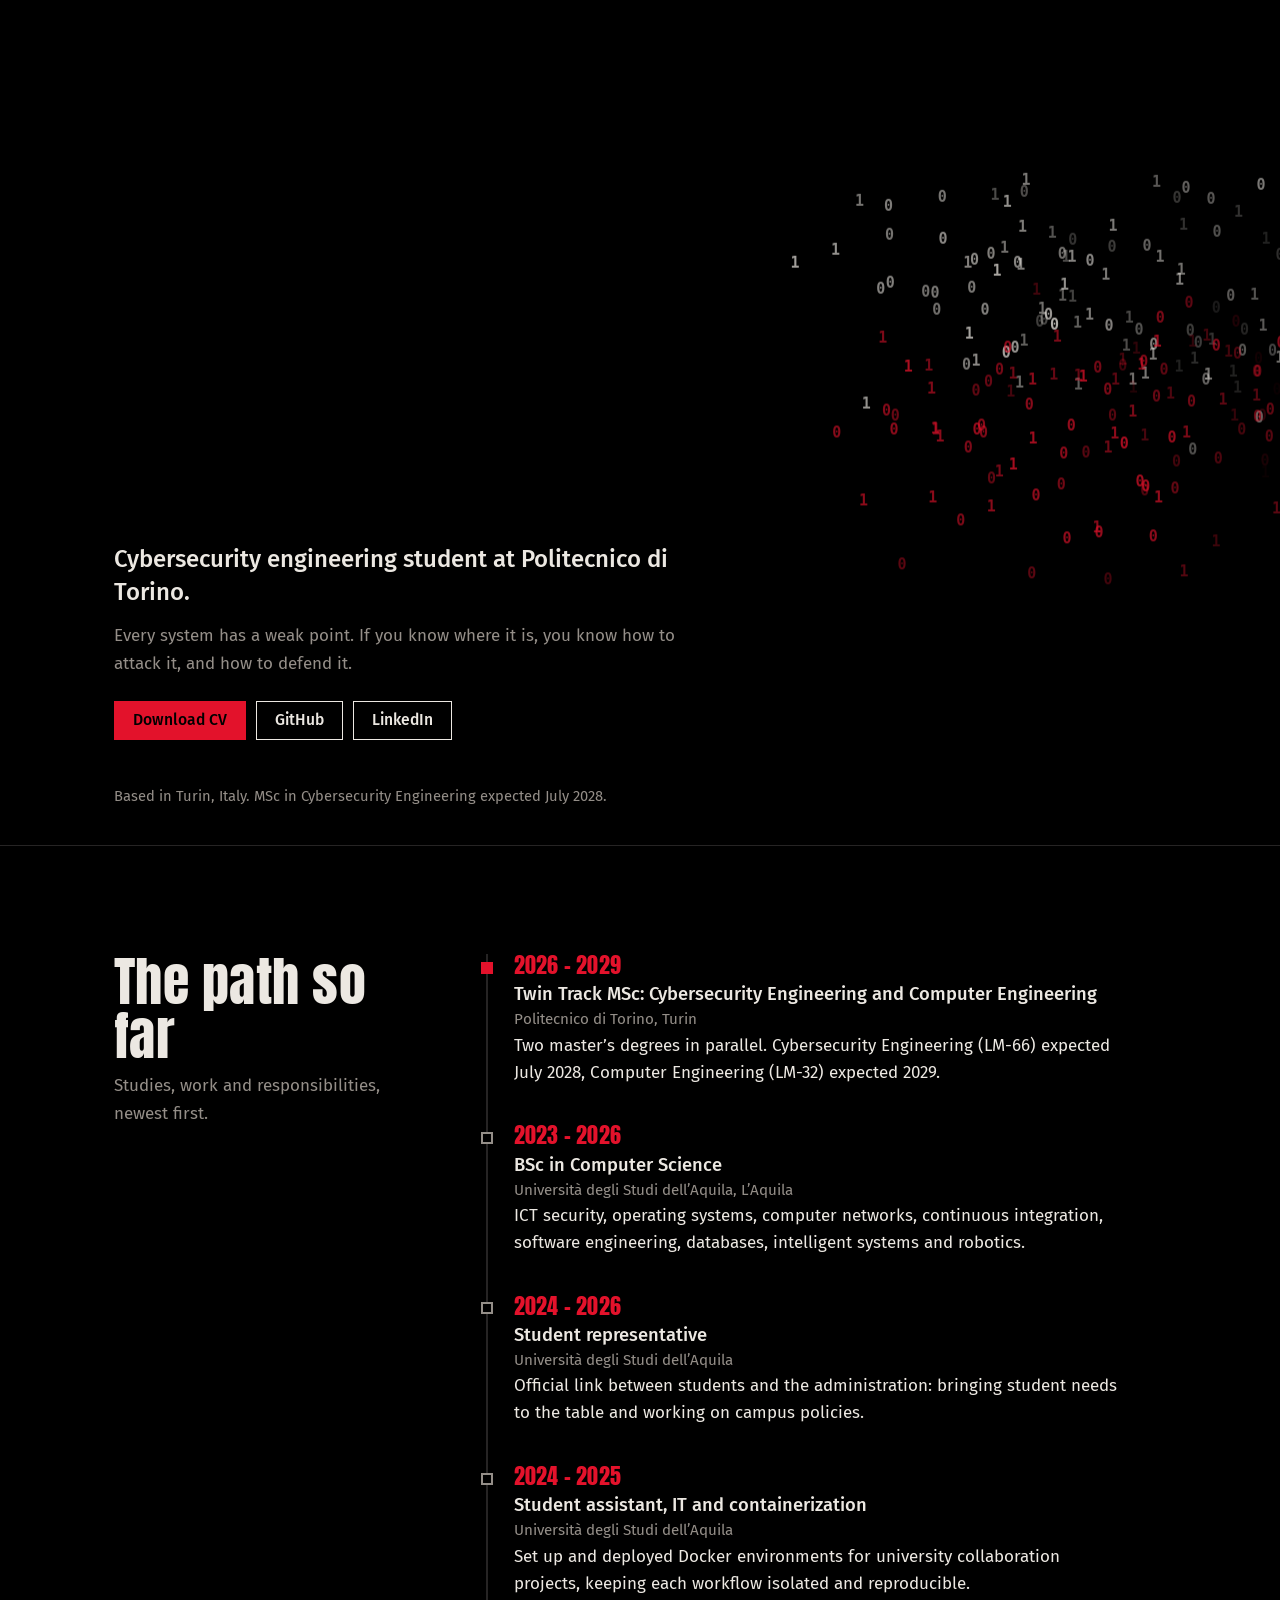
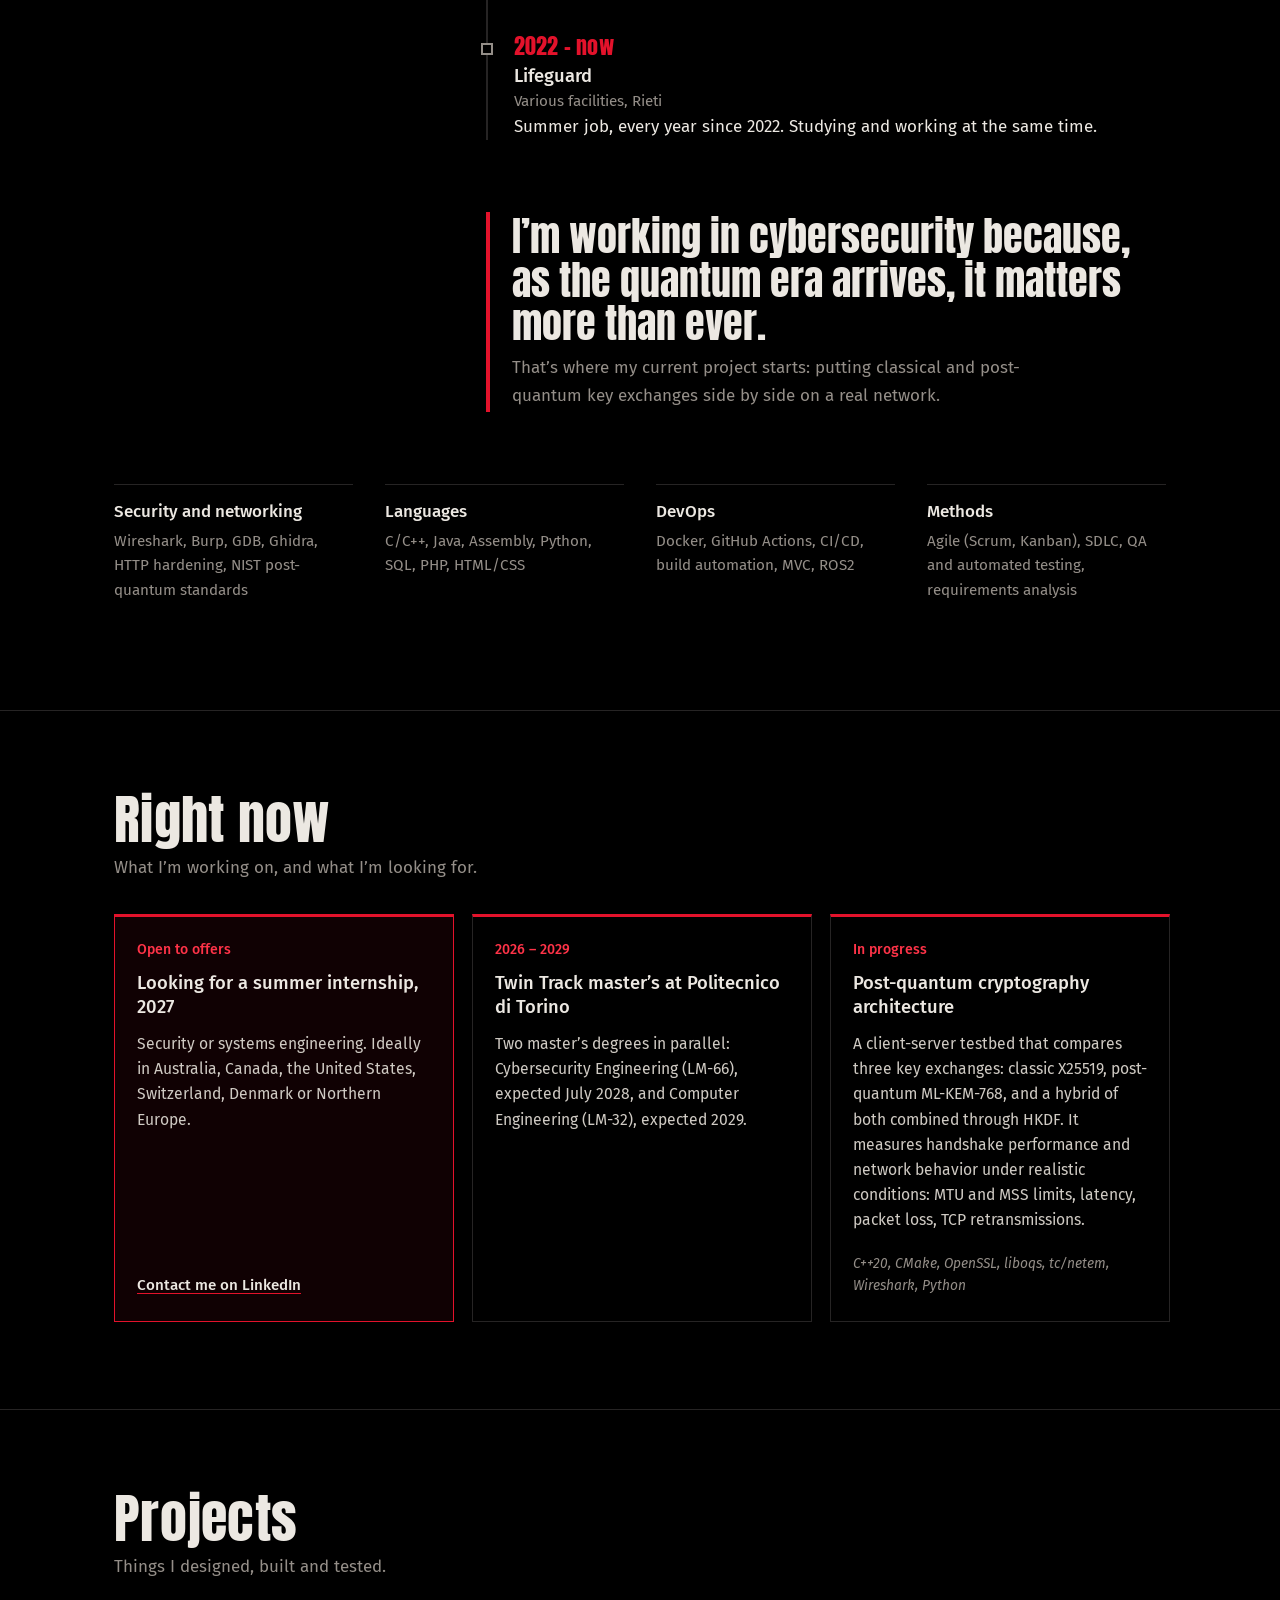
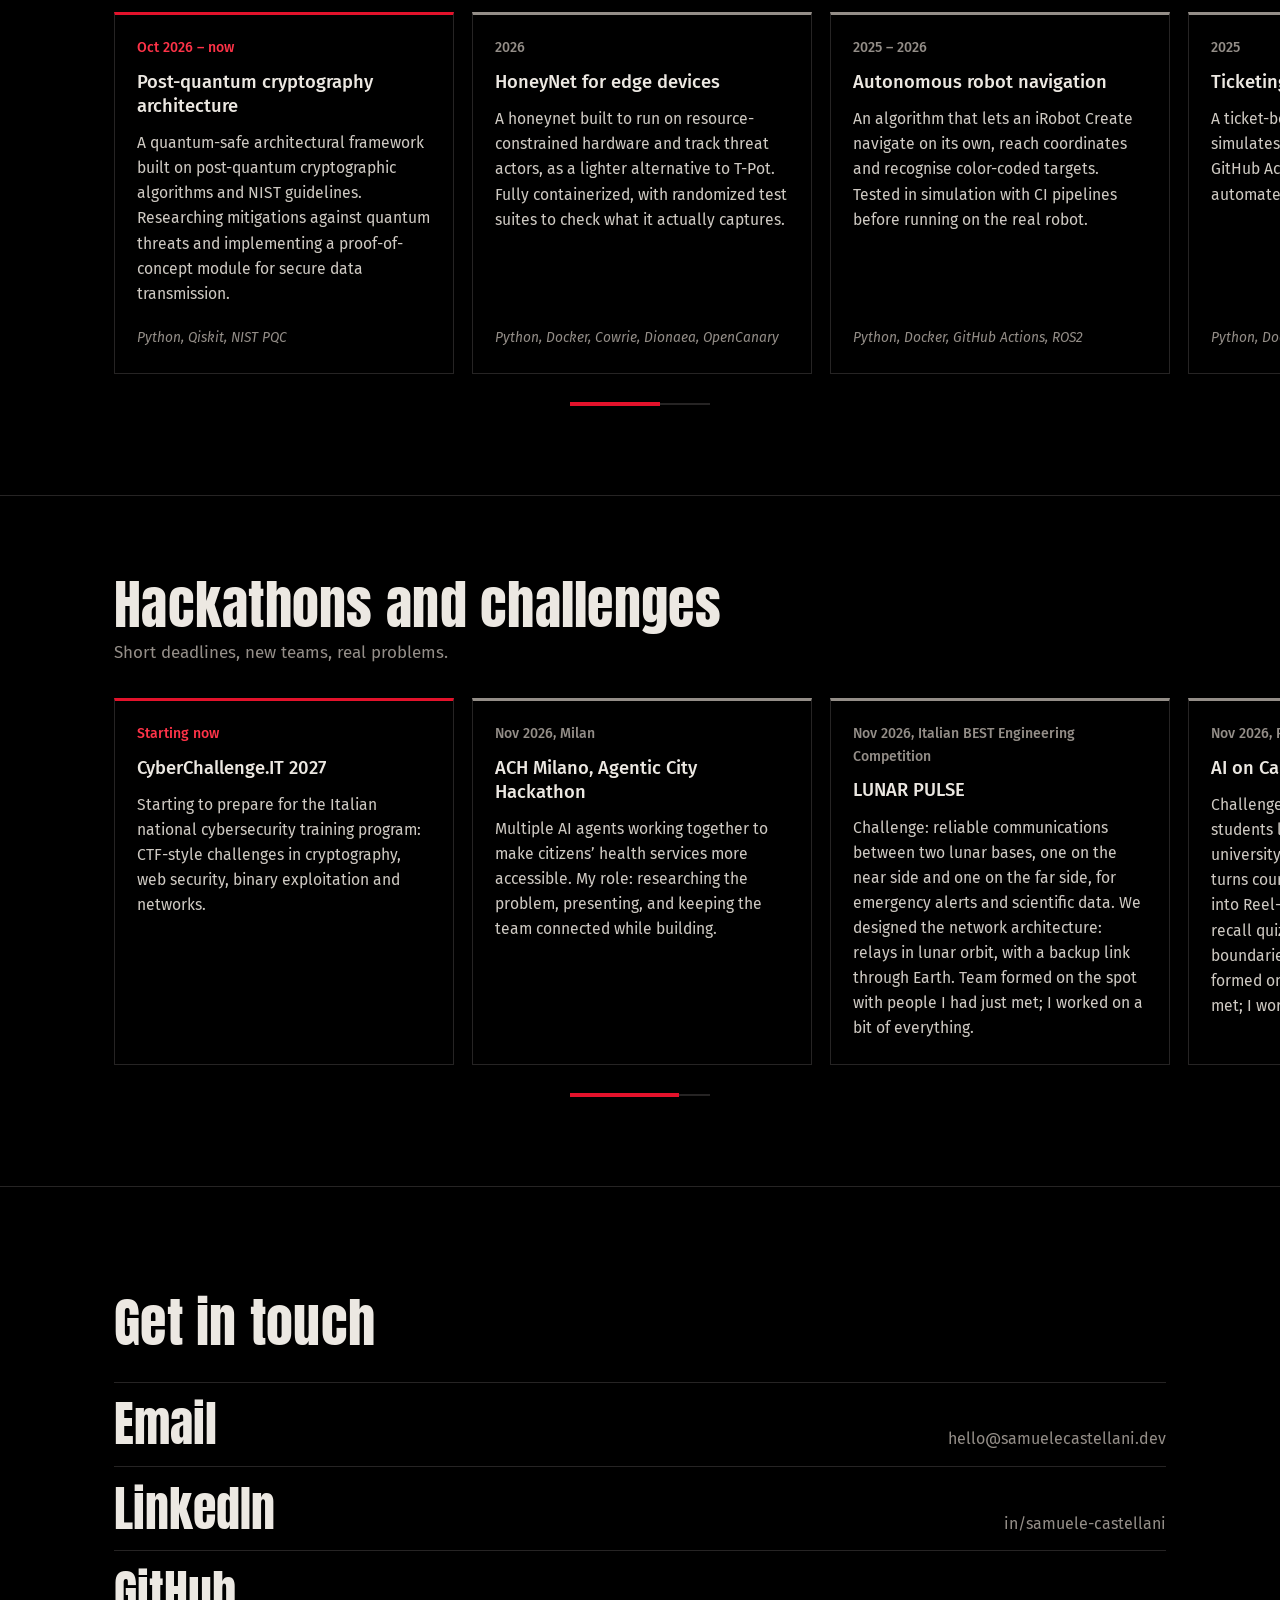
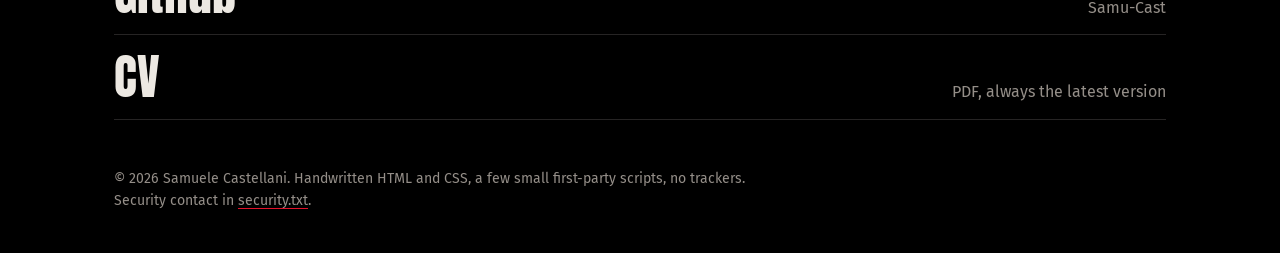
<file: index.html>
<!doctype html>
<html lang="en">
<head>
  <meta charset="utf-8">
  <meta name="viewport" content="width=device-width, initial-scale=1">
  <!-- GitHub Pages can't send custom headers, so the CSP lives here too.
       frame-ancestors is ignored in <meta>: it is set in _headers (Cloudflare Pages). -->
  <meta http-equiv="Content-Security-Policy" content="default-src 'none'; script-src 'self'; style-src 'self'; font-src 'self'; img-src 'self'; base-uri 'none'; form-action 'none'; require-trusted-types-for 'script'; trusted-types 'none'; upgrade-insecure-requests">
  <meta name="referrer" content="no-referrer">
  <title>Samuele Castellani — Cybersecurity Engineering</title>
  <meta name="description" content="Samuele Castellani, cybersecurity engineering student at Politecnico di Torino. Honeypots, CI/CD, embedded C.">
  <link rel="canonical" href="https://samuelecastellani.dev/">
  <meta name="color-scheme" content="dark">
  <meta name="theme-color" content="#000000">
  <link rel="icon" href="assets/favicon.svg" type="image/svg+xml">
  <link rel="preload" href="assets/fonts/Anton-Regular.woff" as="font" type="font/woff" crossorigin>
  <link rel="stylesheet" href="assets/style.css">
  <script src="assets/hero.js" defer></script>
  <script src="assets/rails.js" defer></script>
  <script src="assets/contact.js" defer></script>
</head>
<body>
  <a class="skip" href="#path">Skip to content</a>

  <header class="hero">
    <div class="wrap hero__inner">
      <h1 class="name">
        <span class="name__line">Samuele</span>
        <span class="name__line">Castellani</span>
      </h1>


      <div class="hero__text">
        <p class="lede">Cybersecurity engineering student at Politecnico di Torino.</p>
        <p>Every system has a weak point. If you know where it is, you know how to attack it, and how to defend it.</p>
        <ul class="hero__links">
          <li><a class="btn btn--solid" href="https://github.com/Samu-Cast/Resume/releases/download/latest/Samuele_Castellani_CV.pdf" rel="noopener noreferrer">Download CV</a></li>
          <li><a class="btn" href="https://github.com/Samu-Cast" rel="noopener noreferrer">GitHub</a></li>
          <li><a class="btn" href="https://www.linkedin.com/in/samuele-castellani/" rel="noopener noreferrer">LinkedIn</a></li>
        </ul>
      </div>

      <p class="hero__meta">Based in Turin, Italy. MSc in Cybersecurity Engineering expected July 2028.</p>
    </div>
  </header>

  <main>
    <!-- ============ THE PATH SO FAR ============ -->
    <section id="path" class="path" aria-labelledby="path-title">
      <div class="wrap path__grid">
        <div class="path__head">
          <h2 id="path-title">The path so far</h2>
          <p class="muted">Studies, work and responsibilities, newest first.</p>
        </div>

        <ol class="timeline">
          <li>
            <span class="timeline__when">2026 – 2029</span>
            <div>
              <h3>Twin Track MSc: Cybersecurity Engineering and Computer Engineering</h3>
              <p class="where">Politecnico di Torino, Turin</p>
              <p>Two master’s degrees in parallel. Cybersecurity Engineering (LM-66) expected July 2028, Computer Engineering (LM-32) expected 2029.</p>
            </div>
          </li>
          <li>
            <span class="timeline__when">2023 – 2026</span>
            <div>
              <h3>BSc in Computer Science</h3>
              <p class="where">Università degli Studi dell’Aquila, L’Aquila</p>
              <p>ICT security, operating systems, computer networks, continuous integration, software engineering, databases, intelligent systems and robotics.</p>
            </div>
          </li>
          <li>
            <span class="timeline__when">2024 – 2026</span>
            <div>
              <h3>Student representative</h3>
              <p class="where">Università degli Studi dell’Aquila</p>
              <p>Official link between students and the administration: bringing student needs to the table and working on campus policies.</p>
            </div>
          </li>
          <li>
            <span class="timeline__when">2024 – 2025</span>
            <div>
              <h3>Student assistant, IT and containerization</h3>
              <p class="where">Università degli Studi dell’Aquila</p>
              <p>Set up and deployed Docker environments for university collaboration projects, keeping each workflow isolated and reproducible.</p>
            </div>
          </li>
          <li>
            <span class="timeline__when">2022 – now</span>
            <div>
              <h3>Lifeguard</h3>
              <p class="where">Various facilities, Rieti</p>
              <p>Summer job, every year since 2022. Studying and working at the same time.</p>
            </div>
          </li>
        </ol>

        <blockquote class="quote">
          <p>I’m working in cybersecurity because, as the quantum era arrives, it matters more than ever.</p>
          <footer>That’s where my current project starts: putting classical and post-quantum key exchanges side by side on a real network.</footer>
        </blockquote>

        <dl class="skills">
          <div><dt>Security and networking</dt><dd>Wireshark, Burp, GDB, Ghidra, HTTP hardening, NIST post-quantum standards</dd></div>
          <div><dt>Languages</dt><dd>C/C++, Java, Assembly, Python, SQL, PHP, HTML/CSS</dd></div>
          <div><dt>DevOps</dt><dd>Docker, GitHub Actions, CI/CD, build automation, MVC, ROS2</dd></div>
          <div><dt>Methods</dt><dd>Agile (Scrum, Kanban), SDLC, QA and automated testing, requirements analysis</dd></div>
        </dl>
      </div>
    </section>

    <!-- ============ RIGHT NOW ============ -->
    <section class="row" aria-labelledby="now-title">
      <div class="wrap row__head">
        <h2 id="now-title">Right now</h2>
        <p class="muted">What I’m working on, and what I’m looking for.</p>
      </div>
      <ul class="rail" tabindex="0" aria-label="Current activities, scroll horizontally">
        <li class="card card--live card--call">
          <p class="card__status">Open to offers</p>
          <h3>Looking for a summer internship, 2027</h3>
          <p>Security or systems engineering. Ideally in Australia, Canada, the United States, Switzerland, Denmark or Northern Europe.</p>
          <a class="card__link" href="https://www.linkedin.com/in/samuele-castellani/" rel="noopener noreferrer">Contact me on LinkedIn</a>
        </li>
        <li class="card card--live">
          <p class="card__status">2026 – 2029</p>
          <h3>Twin Track master’s at Politecnico di Torino</h3>
          <p>Two master’s degrees in parallel: Cybersecurity Engineering (LM-66), expected July 2028, and Computer Engineering (LM-32), expected 2029.</p>
        </li>
        <li class="card card--live">
          <p class="card__status">In progress</p>
          <h3>Post-quantum cryptography architecture</h3>
          <p>A client-server testbed that compares three key exchanges: classic X25519, post-quantum ML-KEM-768, and a hybrid of both combined through HKDF. It measures handshake performance and network behavior under realistic conditions: MTU and MSS limits, latency, packet loss, TCP retransmissions.</p>
          <p class="tags">C++20, CMake, OpenSSL, liboqs, tc/netem, Wireshark, Python</p>
        </li>
      </ul>
    </section>

    <!-- ============ PROJECTS ============ -->
    <section class="row" aria-labelledby="projects-title">
      <div class="wrap row__head">
        <h2 id="projects-title">Projects</h2>
        <p class="muted">Things I designed, built and tested.</p>
      </div>
      <ul class="rail" tabindex="0" aria-label="Projects, scroll horizontally">
        <li class="card card--live">
          <p class="card__status">Oct 2026 – now</p>
          <h3>Post-quantum cryptography architecture</h3>
          <p>A quantum-safe architectural framework built on post-quantum cryptographic algorithms and NIST guidelines. Researching mitigations against quantum threats and implementing a proof-of-concept module for secure data transmission.</p>
          <p class="tags">Python, Qiskit, NIST PQC</p>
        </li>
        <li class="card">
          <p class="card__status">2026</p>
          <h3>HoneyNet for edge devices</h3>
          <p>A honeynet built to run on resource-constrained hardware and track threat actors, as a lighter alternative to T-Pot. Fully containerized, with randomized test suites to check what it actually captures.</p>
          <p class="tags">Python, Docker, Cowrie, Dionaea, OpenCanary</p>
          <!-- <a class="card__link" href="https://github.com/Samu-Cast/REPO" rel="noopener noreferrer">View on GitHub</a> -->
        </li>
        <li class="card">
          <p class="card__status">2025 – 2026</p>
          <h3>Autonomous robot navigation</h3>
          <p>An algorithm that lets an iRobot Create navigate on its own, reach coordinates and recognise color-coded targets. Tested in simulation with CI pipelines before running on the real robot.</p>
          <p class="tags">Python, Docker, GitHub Actions, ROS2</p>
        </li>
        <li class="card">
          <p class="card__status">2025</p>
          <h3>Ticketing dashboard and CI/CD</h3>
          <p>A ticket-booking dashboard that simulates a public service queue, with a GitHub Actions and Docker pipeline that automates the build.</p>
          <p class="tags">Python, Docker, GitHub Actions</p>
        </li>
        <li class="card">
          <p class="card__status">2024 – now</p>
          <h3>Embedded workflow automation</h3>
          <p>C firmware for ESP32 and Arduino Pro Micro boards that automates PC workflows directly at the hardware level.</p>
          <p class="tags">C, ESP32, Arduino Pro Micro</p>
        </li>
      </ul>
    </section>

    <!-- ============ HACKATHONS & CHALLENGES ============ -->
    <section class="row" aria-labelledby="hack-title">
      <div class="wrap row__head">
        <h2 id="hack-title">Hackathons and challenges</h2>
        <p class="muted">Short deadlines, new teams, real problems.</p>
      </div>
      <ul class="rail" tabindex="0" aria-label="Hackathons and challenges, scroll horizontally">
        <li class="card card--live">
          <p class="card__status">Starting now</p>
          <h3>CyberChallenge.IT 2027</h3>
          <p>Starting to prepare for the Italian national cybersecurity training program: CTF-style challenges in cryptography, web security, binary exploitation and networks.</p>
        </li>
        <li class="card">
          <p class="card__status">Nov 2026, Milan</p>
          <h3>ACH Milano, Agentic City Hackathon</h3>
          <p>Multiple AI agents working together to make citizens’ health services more accessible. My role: researching the problem, presenting, and keeping the team connected while building.</p>
        </li>
        <li class="card">
          <!-- TODO: add the result when it comes out -->
          <p class="card__status">Nov 2026, Italian BEST Engineering Competition</p>
          <h3>LUNAR PULSE</h3>
          <p>Challenge: reliable communications between two lunar bases, one on the near side and one on the far side, for emergency alerts and scientific data. We designed the network architecture: relays in lunar orbit, with a backup link through Earth. Team formed on the spot with people I had just met; I worked on a bit of everything.</p>
        </li>
        <li class="card">
          <p class="card__status">Nov 2026, Reply Student Tech Clash</p>
          <h3>AI on Campus: PoliReels AI</h3>
          <p>Challenge: use AI to improve how students learn, teach or get assessed at university. We built a prototype that turns course material, like lecture slides, into Reel-style micro-lessons with active-recall quizzes, keeping the AI within the boundaries of the source content. Team formed on the spot with people I had just met; I worked on a bit of everything.</p>
        </li>
      </ul>
    </section>
  </main>

  <footer class="contact" aria-labelledby="contact-title">
    <div class="wrap">
      <h2 id="contact-title">Get in touch</h2>
      <ul class="contact__list">
        <li><a class="js-mail" href="https://www.linkedin.com/in/samuele-castellani/" rel="noopener noreferrer" data-user="hello" data-host="samuelecastellani.dev"><span>Email</span><span class="contact__handle">hello [at] samuelecastellani [dot] dev</span></a></li>
        <li><a href="https://www.linkedin.com/in/samuele-castellani/" rel="noopener noreferrer"><span>LinkedIn</span><span class="contact__handle">in/samuele-castellani</span></a></li>
        <li><a href="https://github.com/Samu-Cast" rel="noopener noreferrer"><span>GitHub</span><span class="contact__handle">Samu-Cast</span></a></li>
        <li><a href="https://github.com/Samu-Cast/Resume/releases/download/latest/Samuele_Castellani_CV.pdf" rel="noopener noreferrer"><span>CV</span><span class="contact__handle">PDF, always the latest version</span></a></li>
      </ul>
      <p class="colophon">© 2026 Samuele Castellani. Handwritten HTML and CSS, a few small first-party scripts, no trackers. Security contact in <a href="/.well-known/security.txt">security.txt</a>.</p>
    </div>
  </footer>
</body>
</html>
</file>
<file: assets/style.css>
/* Samuele Castellani — personal site
   Palette: black, bone, ash, signal red. Fonts self-hosted (SIL OFL). */

@font-face {
  font-family: "Anton";
  src: url("fonts/Anton-Regular.woff") format("woff");
  font-weight: 400;
  font-display: swap;
}
@font-face {
  font-family: "Fira Sans";
  src: url("fonts/FiraSans-Regular.woff") format("woff");
  font-weight: 400;
  font-display: swap;
}
@font-face {
  font-family: "Fira Sans";
  src: url("fonts/FiraSans-Medium.woff") format("woff");
  font-weight: 500;
  font-display: swap;
}
@font-face {
  font-family: "Fira Sans";
  src: url("fonts/FiraSans-Italic.woff") format("woff");
  font-weight: 400;
  font-style: italic;
  font-display: swap;
}

:root {
  --black: #000000;
  --bone: #ece8e2;
  --ash: #948e88;
  --red: #e3122b;
  --red-bright: #ff3348;
  --line: #262424;

  --display: "Anton", "Impact", "Arial Narrow", sans-serif;
  --body: "Fira Sans", system-ui, -apple-system, "Segoe UI", sans-serif;

  --gutter: clamp(20px, 5vw, 64px);
  --max: 1180px;
}

*, *::before, *::after { box-sizing: border-box; }

html { -webkit-text-size-adjust: 100%; scroll-behavior: smooth; }

body {
  margin: 0;
  background: var(--black);
  color: var(--bone);
  font-family: var(--body);
  font-size: 1.0625rem;
  line-height: 1.6;
  text-rendering: optimizeLegibility;
}

h1, h2, h3, p, ol, ul, dl, dd, blockquote { margin: 0; }
ul, ol { padding: 0; list-style: none; }

a { color: inherit; text-decoration-color: var(--red); text-underline-offset: 0.2em; }
a:hover { color: var(--red-bright); }

:focus-visible { outline: 2px solid var(--red-bright); outline-offset: 3px; }

.wrap { width: 100%; max-width: var(--max); margin-inline: auto; padding-inline: var(--gutter); }
.muted { color: var(--ash); }

.skip {
  position: absolute; left: var(--gutter); top: -100px;
  background: var(--red); color: var(--black); padding: 0.5em 1em; font-weight: 500;
}
.skip:focus { top: 12px; }

h2 {
  font-family: var(--display);
  font-weight: 400;
  font-size: clamp(2.2rem, 5vw, 3.4rem);
  line-height: 1;
  letter-spacing: 0.005em;
}
h3 { font-size: 1.15rem; font-weight: 500; line-height: 1.3; }

/* ---------------- Hero ---------------- */

.hero {
  position: relative;
  overflow: hidden;
  min-height: 94svh;
  display: flex;
  align-items: stretch;
  border-bottom: 1px solid var(--line);
}
.hero__inner {
  display: grid;
  grid-template-rows: 1fr auto auto;
  gap: clamp(28px, 5vh, 56px);
  padding-block: clamp(40px, 9vh, 96px) clamp(24px, 4vh, 40px);
}

.name {
  align-self: end;
  font-family: var(--display);
  font-weight: 400;
  font-size: clamp(3.6rem, 18vw, 9.5rem);
  line-height: 0.9;
  letter-spacing: -0.005em;
  text-transform: none;
}

.hero__text { max-width: 36rem; display: grid; gap: 0.9rem; }
.lede { font-size: clamp(1.25rem, 2.2vw, 1.5rem); font-weight: 500; line-height: 1.35; }
.hero__text > p:not(.lede) { color: var(--ash); }

.hero__links { display: flex; flex-wrap: wrap; gap: 10px; margin-top: 0.6rem; }
.btn {
  display: inline-block;
  padding: 0.6em 1.15em;
  border: 1px solid var(--bone);
  text-decoration: none;
  font-weight: 500;
  font-size: 0.98rem;
  line-height: 1.2;
}
.btn:hover { border-color: var(--red-bright); color: var(--red-bright); }
.btn--solid { background: var(--red); border-color: var(--red); color: var(--black); }
.btn--solid:hover { background: var(--red-bright); border-color: var(--red-bright); color: var(--black); }

.hero__meta { color: var(--ash); font-size: 0.92rem; }

/* Bit cascade (assets/hero.js). Without JS the name simply fades in. */
.hero__inner { position: relative; z-index: 1; }
.bits { position: absolute; inset: 0; width: 100%; height: 100%; z-index: 0; pointer-events: none; }
.name__line { display: block; width: fit-content; }
.name__line + .name__line { color: var(--red); }
.name { opacity: 0; animation: name-in 0.5s ease 0.6s forwards; }
.name--pending { animation: none; opacity: 0; }
.name--formed { opacity: 1; transition: opacity 0.45s ease; }
@keyframes name-in { to { opacity: 1; } }

/* ---------------- Path ---------------- */

.path { padding-block: clamp(72px, 12vh, 140px); border-bottom: 1px solid var(--line); }
.path__grid {
  display: grid;
  grid-template-columns: minmax(0, 1fr);
  gap: 48px;
}
.path__head { display: grid; gap: 0.6rem; align-content: start; }

.timeline { display: grid; gap: 0; border-left: 2px solid var(--line); }
.timeline li {
  position: relative;
  display: grid;
  gap: 0.35rem;
  padding: 0 0 2.4rem 1.6rem;
}
.timeline li:last-child { padding-bottom: 0; }
.timeline li::before {
  content: "";
  position: absolute;
  left: -7px; top: 0.45em;
  width: 12px; height: 12px;
  background: var(--black);
  border: 2px solid var(--ash);
}
.timeline li:first-child::before { background: var(--red); border-color: var(--red); }
.timeline__when {
  font-family: var(--display);
  font-size: 1.35rem;
  line-height: 1.1;
  color: var(--red);
  letter-spacing: 0.01em;
}
.timeline p { max-width: 38rem; }
.where { color: var(--ash); font-size: 0.95rem; }

.quote {
  border-left: 4px solid var(--red);
  padding: 0.2rem 0 0.2rem 1.4rem;
  display: grid;
  gap: 0.6rem;
}
.quote p {
  font-family: var(--display);
  font-size: clamp(1.7rem, 3.6vw, 2.5rem);
  line-height: 1.08;
}
.quote footer { color: var(--ash); max-width: 34rem; }

.skills { display: grid; gap: 1.2rem 2rem; grid-template-columns: repeat(auto-fit, minmax(230px, 1fr)); }
.skills div { border-top: 1px solid var(--line); padding-top: 0.8rem; }
.skills dt { font-weight: 500; margin-bottom: 0.25rem; }
.skills dd { color: var(--ash); font-size: 0.95rem; }

@media (min-width: 900px) {
  .path__grid { grid-template-columns: 300px minmax(0, 1fr); column-gap: 72px; row-gap: 72px; }
  .path__head { position: sticky; top: 40px; grid-row: span 2; }
  .skills { grid-column: 1 / -1; }
}

/* ---------------- Horizontal rows ---------------- */

.row { padding-block: clamp(56px, 9vh, 96px); border-bottom: 1px solid var(--line); }
.row__head { display: grid; gap: 0.5rem; margin-bottom: 28px; }

.rail {
  --inset: max(var(--gutter), calc((100vw - var(--max)) / 2 + var(--gutter)));
  display: grid;
  grid-auto-flow: column;
  grid-auto-columns: min(340px, 80vw);
  gap: 18px;
  overflow-x: auto;
  overscroll-behavior-x: contain;
  scroll-snap-type: x mandatory;
  scroll-padding-inline: var(--inset);
  padding: 4px var(--inset) 22px;
}

/* Without JS: thin native scrollbar. With JS (assets/rails.js): native bar hidden,
   replaced by a small centered indicator that can be dragged or clicked. */
.rail { scrollbar-width: thin; scrollbar-color: #7a0f1b transparent; }
.rail--js { scrollbar-width: none; padding-bottom: 6px; }
.rail--js::-webkit-scrollbar { display: none; }
.rail--dragging { scroll-snap-type: none; }

.rail-bar {
  position: relative;
  width: 140px;
  height: 20px;
  margin: 14px auto 0;
  cursor: pointer;
  touch-action: none;
}
.rail-bar[hidden] { display: none; }
.rail-bar::before {
  content: "";
  position: absolute;
  left: 0; right: 0; top: 50%;
  height: 2px;
  margin-top: -1px;
  background: var(--line);
}
.rail-bar__thumb {
  position: absolute;
  left: 0; top: 50%;
  height: 4px;
  margin-top: -2px;
  background: var(--red);
  will-change: transform;
}
.rail-bar:hover .rail-bar__thumb { background: var(--red-bright); }

.card {
  scroll-snap-align: start;
  display: flex;
  flex-direction: column;
  gap: 0.7rem;
  padding: 22px 22px 24px;
  border: 1px solid var(--line);
  border-top: 3px solid var(--ash);
}
.card--live { border-top-color: var(--red); }
.card__status { font-size: 0.88rem; color: var(--ash); font-weight: 500; }
.card--live .card__status { color: var(--red-bright); }
.card > p:not(.card__status):not(.tags) { color: #cfcac3; font-size: 0.98rem; }
.tags { margin-top: auto; padding-top: 0.6rem; font-size: 0.86rem; color: var(--ash); font-style: italic; }
.card__link { font-weight: 500; font-size: 0.95rem; margin-top: auto; padding-top: 0.4rem; }
.card--call { border-color: var(--red); background: rgba(227, 18, 43, 0.07); }

/* ---------------- Contact ---------------- */

.contact { padding-block: clamp(72px, 12vh, 130px) 40px; }
.contact h2 { margin-bottom: 2rem; }
.contact__list { border-top: 1px solid var(--line); }
.contact__list a {
  display: flex;
  justify-content: space-between;
  align-items: baseline;
  flex-wrap: wrap;
  gap: 0.4rem 1.5rem;
  padding: 1.1rem 0;
  border-bottom: 1px solid var(--line);
  text-decoration: none;
  font-family: var(--display);
  font-size: clamp(1.8rem, 5vw, 3rem);
  line-height: 1;
}
.contact__list a:hover { color: var(--red-bright); }
.contact__handle { font-family: var(--body); font-size: 1rem; color: var(--ash); }
.contact__list a:hover .contact__handle { color: var(--bone); }

.colophon { margin-top: 3rem; font-size: 0.88rem; color: var(--ash); max-width: 40rem; }

/* ---------------- Motion & print ---------------- */

@media (prefers-reduced-motion: reduce) {
  html { scroll-behavior: auto; }
  .name, .name--pending { animation: none; opacity: 1; }
  .bits { display: none; }
}

@media print {
  body { background: #fff; color: #000; }
  .bits, .skip, .rail-bar { display: none; }
  .rail { overflow: visible; grid-auto-flow: row; padding-inline: 0; }
}

/* ---------------- 404 ---------------- */
.notfound { min-height: 100svh; display: grid; align-content: center; gap: 1.6rem; }
</file>
